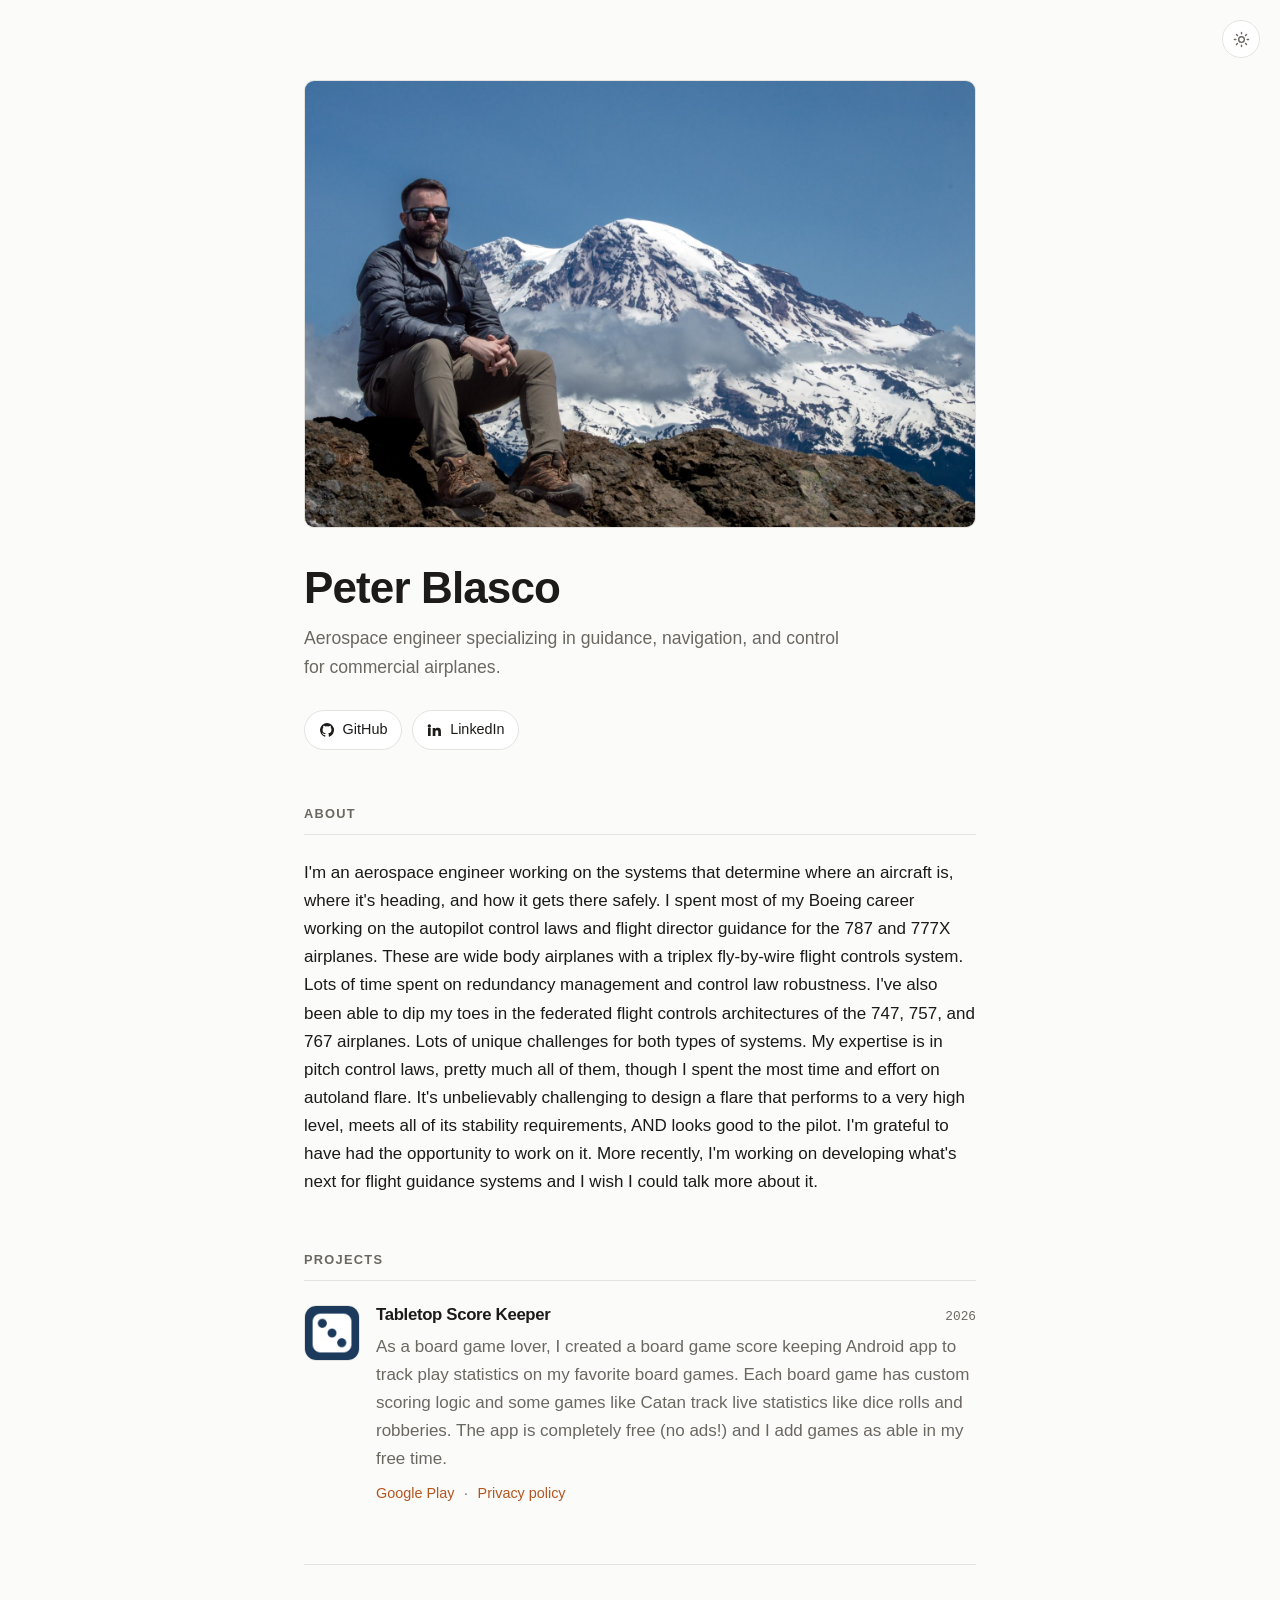
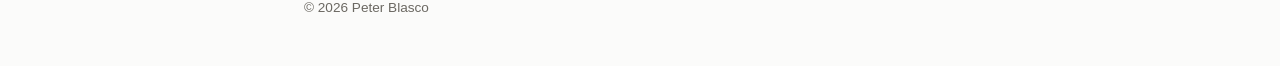
<file: index.html>
<!DOCTYPE html>
<html lang="en">
<head>
  <meta charset="UTF-8">
  <meta name="viewport" content="width=device-width, initial-scale=1.0">
  <title>Peter Blasco</title>
  <meta name="description" content="Peter Blasco — aerospace engineer working on guidance, navigation, and control for commercial airplanes.">

  <!-- Open Graph / social preview -->
  <meta property="og:title" content="Peter Blasco">
  <meta property="og:description" content="Aerospace engineer working on guidance, navigation, and control for commercial airplanes.">
  <meta property="og:type" content="website">

  <link rel="stylesheet" href="styles.css">
  <link rel="icon" href="data:image/svg+xml,<svg xmlns='http://www.w3.org/2000/svg' viewBox='0 0 100 100'><text y='.9em' font-size='90'>✈️</text></svg>">
</head>
<body>
  <button class="theme-toggle" id="themeToggle" aria-label="Toggle color theme" title="Toggle theme">
    <svg class="icon-sun" viewBox="0 0 24 24" aria-hidden="true"><circle cx="12" cy="12" r="4"/><path d="M12 2v2M12 20v2M4.9 4.9l1.4 1.4M17.7 17.7l1.4 1.4M2 12h2M20 12h2M4.9 19.1l1.4-1.4M17.7 6.3l1.4-1.4"/></svg>
    <svg class="icon-moon" viewBox="0 0 24 24" aria-hidden="true"><path d="M21 12.8A9 9 0 1111.2 3a7 7 0 009.8 9.8z"/></svg>
  </button>

  <main>
    <!-- ── Intro ─────────────────────────────────────────── -->
    <header class="intro">
      <img class="banner" src="images/profile.jpg" width="1600" height="1064"
           alt="Peter Blasco seated on a rocky outcrop with Mount Rainier rising behind him.">

      <h1>Peter Blasco</h1>
      <p class="tagline">Aerospace engineer specializing in guidance, navigation, and control for commercial airplanes.</p>

      <nav class="links" aria-label="Profiles">
        <a class="link-pill" href="https://github.com/PeterBlasco" rel="me noopener" target="_blank">
          <svg viewBox="0 0 24 24" aria-hidden="true"><path d="M12 1.5a10.5 10.5 0 00-3.32 20.47c.53.1.72-.23.72-.5v-1.8c-2.92.63-3.54-1.4-3.54-1.4-.48-1.22-1.17-1.55-1.17-1.55-.96-.65.07-.64.07-.64 1.06.08 1.61 1.09 1.61 1.09.94 1.6 2.47 1.14 3.07.87.1-.68.37-1.15.67-1.41-2.33-.27-4.78-1.17-4.78-5.19 0-1.15.41-2.09 1.09-2.82-.11-.27-.47-1.34.1-2.79 0 0 .88-.28 2.88 1.08a10 10 0 015.25 0c2-1.36 2.88-1.08 2.88-1.08.57 1.45.21 2.52.1 2.79.68.73 1.09 1.67 1.09 2.82 0 4.03-2.46 4.92-4.8 5.18.38.33.71.97.71 1.96v2.9c0 .28.19.61.73.5A10.5 10.5 0 0012 1.5z"/></svg>
          GitHub
        </a>
        <a class="link-pill" href="https://www.linkedin.com/in/peter-blasco-78541167" rel="me noopener" target="_blank">
          <svg viewBox="0 0 24 24" aria-hidden="true"><path d="M4.98 3.5a2.5 2.5 0 11-.02 5 2.5 2.5 0 01.02-5zM3 9h4v12H3zM10 9h3.8v1.65h.05c.53-.95 1.83-1.95 3.77-1.95 4.03 0 4.78 2.5 4.78 5.75V21h-4v-5.65c0-1.35-.03-3.08-2-3.08-2 0-2.3 1.46-2.3 2.98V21h-4z"/></svg>
          LinkedIn
        </a>
      </nav>
    </header>

    <!-- ── About ─────────────────────────────────────────── -->
    <section class="section" id="about">
      <h2>About</h2>
      <p>
        I'm an aerospace engineer working on the systems that determine where an aircraft
        is, where it's heading, and how it gets there safely. I spent most of my Boeing career working on the 
        autopilot control laws and flight director guidance for the 787 and 777X airplanes. These are 
        wide body airplanes with a triplex fly-by-wire flight controls system. Lots of time spent on redundancy 
        management and control law robustness. I've also been able to dip my toes in the federated flight controls
        architectures of the 747, 757, and 767 airplanes. Lots of unique challenges for both types of systems. My 
        expertise is in pitch control laws, pretty much all of them, though I spent the most time and effort on 
        autoland flare. It's unbelievably challenging to design a flare that performs to a very high level, meets 
        all of its stability requirements, AND looks good to the pilot. I'm grateful to have had the opportunity to 
        work on it. More recently, I'm working on developing what's next for flight guidance systems and I wish I 
        could talk more about it.
      </p>
    </section>

    <!-- ── Projects ──────────────────────────────────────── -->
    <section class="section" id="projects">
      <h2>Projects</h2>
      <ul class="project-list">
        <li class="project has-icon">
          <img class="project-icon" src="images/tabletop-score-keeper.png" width="56" height="56"
               alt="" loading="lazy">
          <div>
            <div class="project-head">
              <h3><a href="https://play.google.com/store/apps/details?id=com.peterblasco.tabletopscorekeeper"
                     rel="noopener" target="_blank">Tabletop Score Keeper</a></h3>
              <span class="year">2026</span>
            </div>
            <p>
              As a board game lover, I created a board game score keeping Android app to track play statistics on my favorite board games. Each board game has custom scoring logic and some games like Catan track live statistics like dice rolls and robberies. The app is completely free (no ads!) and I add games as able in my free time.
            </p>
            <p class="project-links">
              <a href="https://play.google.com/store/apps/details?id=com.peterblasco.tabletopscorekeeper"
                 rel="noopener" target="_blank">Google Play</a>
              <span aria-hidden="true">·</span>
              <a href="privacy/tabletop-score-keeper.html">Privacy policy</a>
            </p>
          </div>
        </li>
      </ul>
    </section>
  </main>

  <footer>
    <p>© <span id="year">2026</span> Peter Blasco</p>
  </footer>

  <script src="main.js"></script>
</body>
</html>
</file>
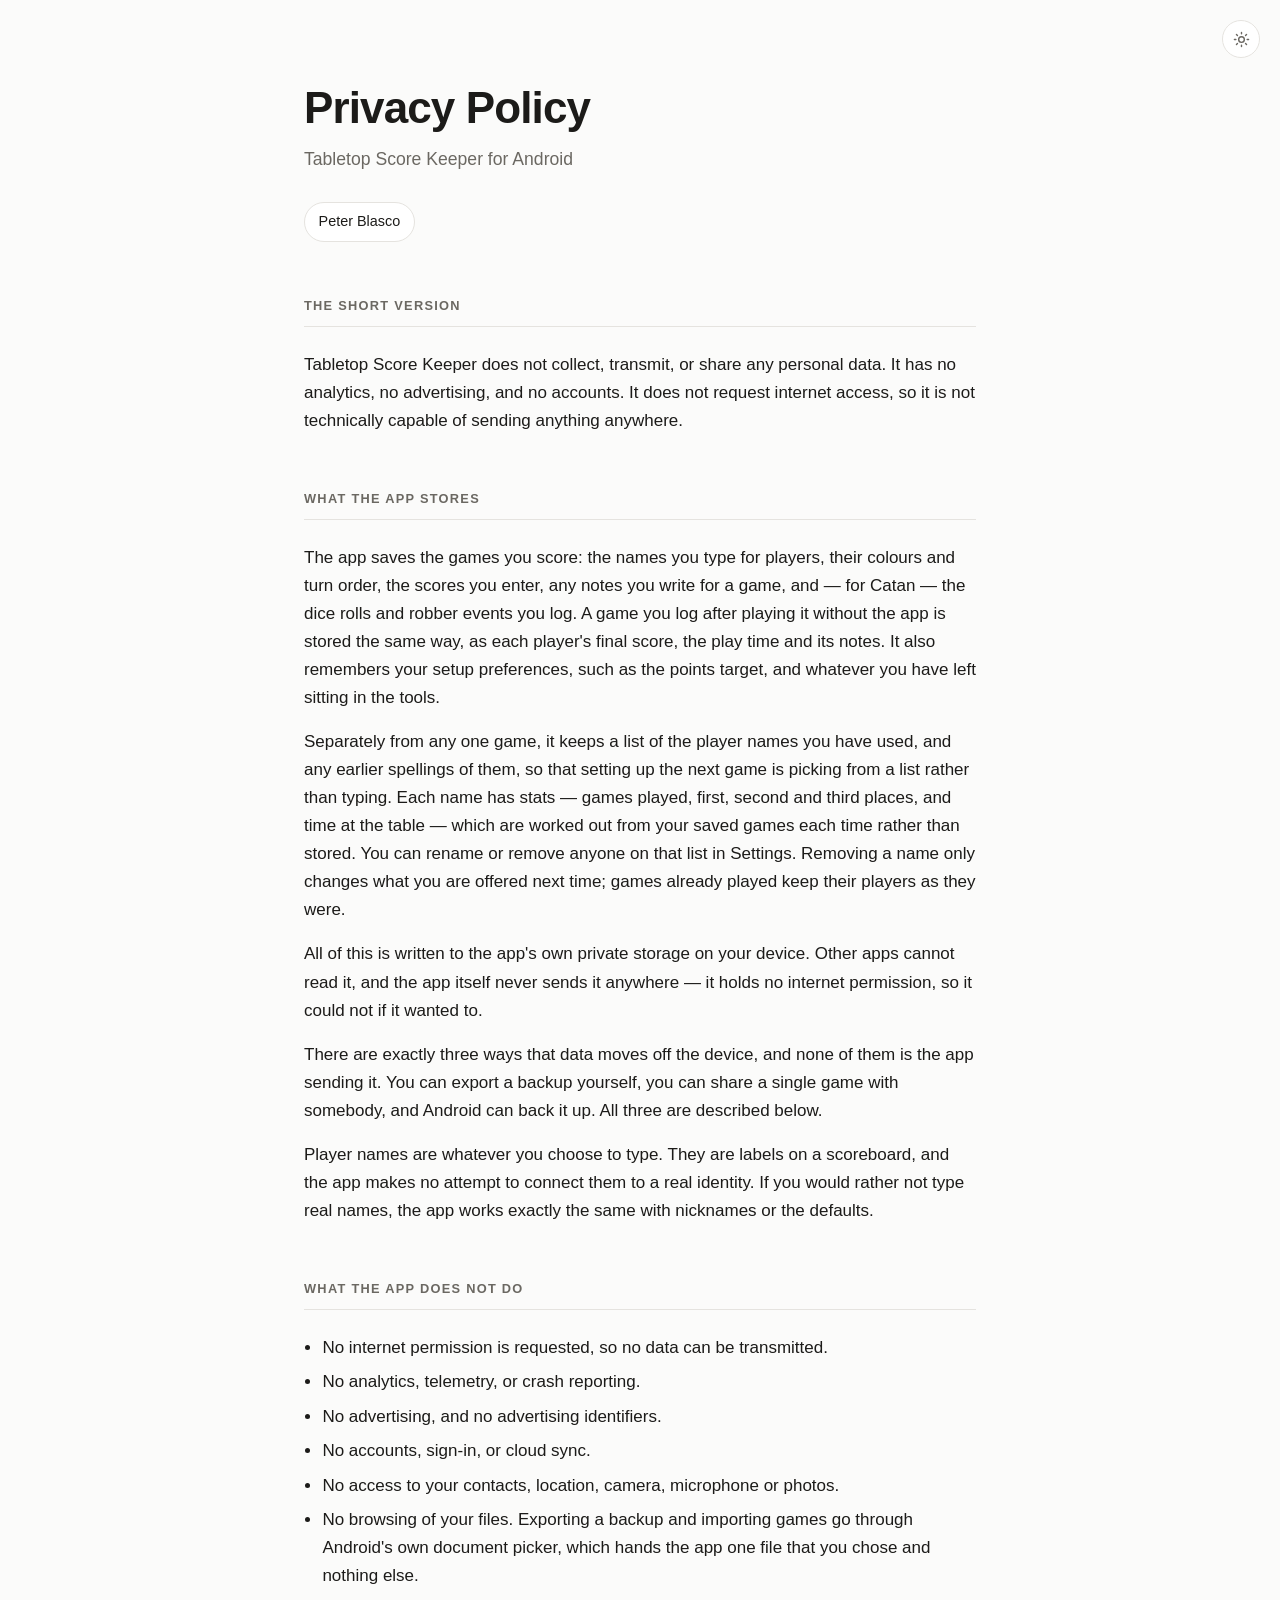
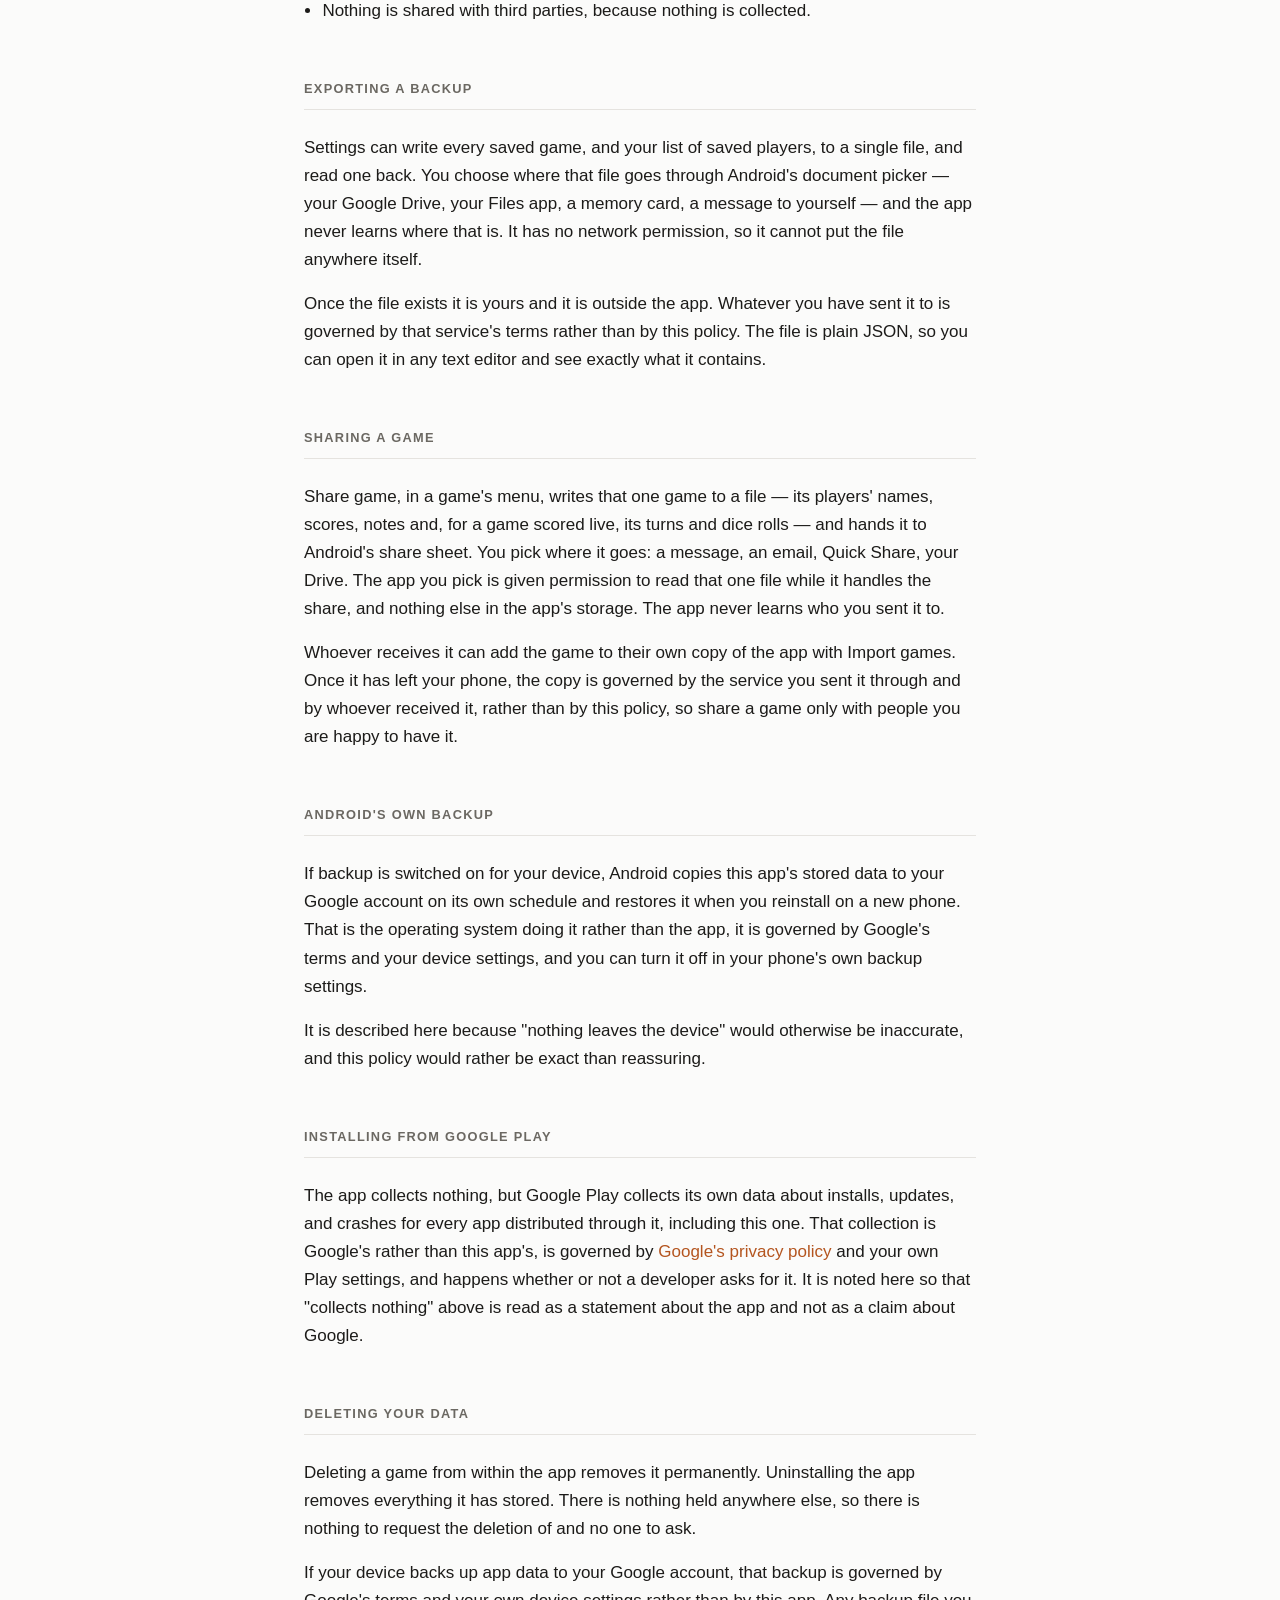
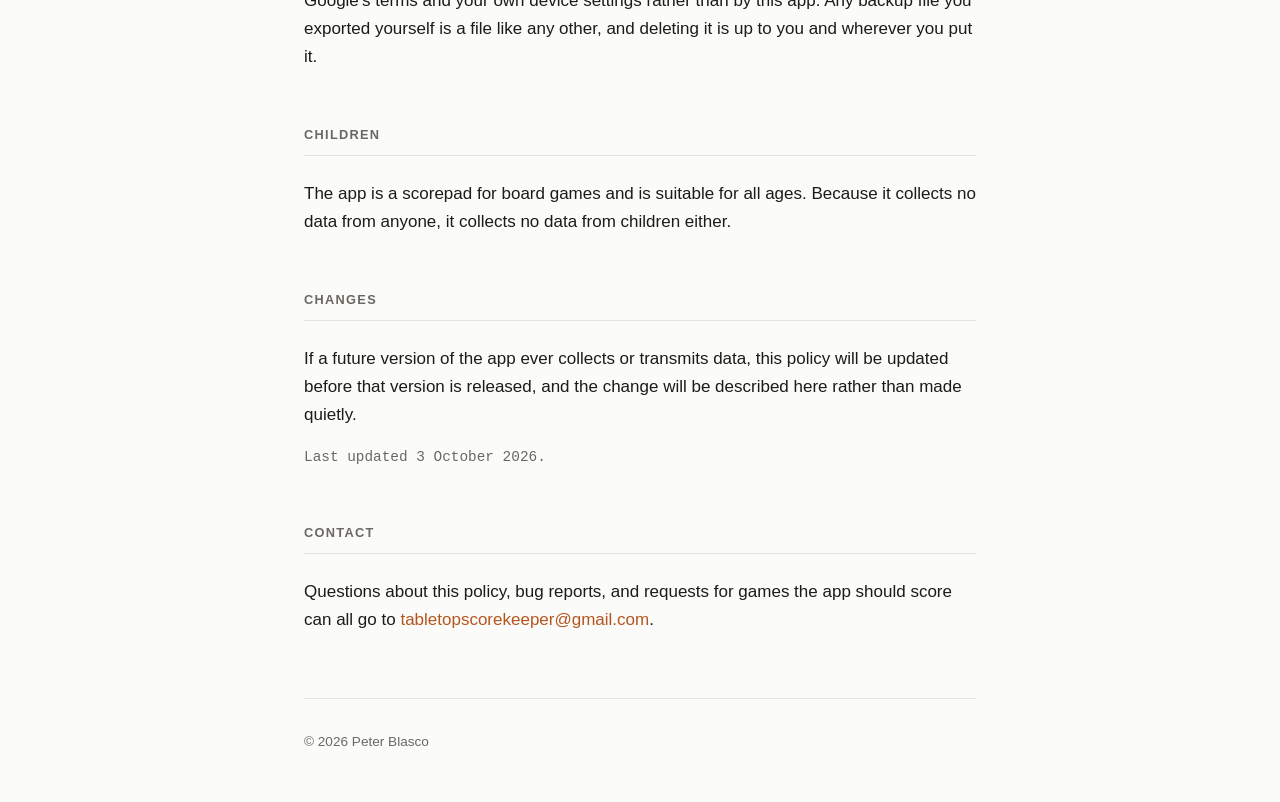
<file: privacy/tabletop-score-keeper.html>
<!DOCTYPE html>
<html lang="en">
<head>
  <meta charset="UTF-8">
  <meta name="viewport" content="width=device-width, initial-scale=1.0">
  <title>Privacy Policy — Tabletop Score Keeper</title>
  <meta name="description" content="Privacy policy for the Tabletop Score Keeper Android app. The app collects no data and has no internet access.">

  <meta property="og:title" content="Privacy Policy — Tabletop Score Keeper">
  <meta property="og:description" content="The app collects no data and has no internet access.">
  <meta property="og:type" content="website">

  <link rel="stylesheet" href="../styles.css">
  <link rel="icon" href="data:image/svg+xml,<svg xmlns='http://www.w3.org/2000/svg' viewBox='0 0 100 100'><text y='.9em' font-size='90'>🎲</text></svg>">
</head>
<body>
  <button class="theme-toggle" id="themeToggle" aria-label="Toggle color theme" title="Toggle theme">
    <svg class="icon-sun" viewBox="0 0 24 24" aria-hidden="true"><circle cx="12" cy="12" r="4"/><path d="M12 2v2M12 20v2M4.9 4.9l1.4 1.4M17.7 17.7l1.4 1.4M2 12h2M20 12h2M4.9 19.1l1.4-1.4M17.7 6.3l1.4-1.4"/></svg>
    <svg class="icon-moon" viewBox="0 0 24 24" aria-hidden="true"><path d="M21 12.8A9 9 0 1111.2 3a7 7 0 009.8 9.8z"/></svg>
  </button>

  <main>
    <header class="intro">
      <h1>Privacy Policy</h1>
      <p class="tagline">Tabletop Score Keeper for Android</p>

      <nav class="links" aria-label="Related">
        <a class="link-pill" href="../">Peter Blasco</a>
      </nav>
    </header>

    <section class="section">
      <h2>The short version</h2>
      <p>
        Tabletop Score Keeper does not collect, transmit, or share any personal data. It has no
        analytics, no advertising, and no accounts. It does not request internet access, so it is
        not technically capable of sending anything anywhere.
      </p>
    </section>

    <section class="section">
      <h2>What the app stores</h2>
      <p>
        The app saves the games you score: the names you type for players, their colours and turn
        order, the scores you enter, any notes you write for a game, and — for Catan — the dice
        rolls and robber events you log. A game you log after playing it without the app is stored
        the same way, as each player's final score, the play time and its notes. It also remembers
        your setup preferences, such as the points target, and whatever you have left sitting in the
        tools.
      </p>
      <p>
        Separately from any one game, it keeps a list of the player names you have used, and any
        earlier spellings of them, so that setting up the next game is picking from a list rather
        than typing. Each name has stats — games played, first, second and third places, and time
        at the table — which are worked out from your saved games each time rather than stored. You
        can rename or remove anyone on that list in Settings. Removing a name only changes what you
        are offered next time; games already played keep their players as they were.
      </p>
      <p>
        All of this is written to the app's own private storage on your device. Other apps cannot
        read it, and the app itself never sends it anywhere — it holds no internet permission, so
        it could not if it wanted to.
      </p>
      <p>
        There are exactly three ways that data moves off the device, and none of them is the app
        sending it. You can export a backup yourself, you can share a single game with somebody, and
        Android can back it up. All three are described below.
      </p>
      <p>
        Player names are whatever you choose to type. They are labels on a scoreboard, and the app
        makes no attempt to connect them to a real identity. If you would rather not type real
        names, the app works exactly the same with nicknames or the defaults.
      </p>
    </section>

    <section class="section">
      <h2>What the app does not do</h2>
      <ul class="prose-list">
        <li>No internet permission is requested, so no data can be transmitted.</li>
        <li>No analytics, telemetry, or crash reporting.</li>
        <li>No advertising, and no advertising identifiers.</li>
        <li>No accounts, sign-in, or cloud sync.</li>
        <li>No access to your contacts, location, camera, microphone or photos.</li>
        <li>
          No browsing of your files. Exporting a backup and importing games go through Android's
          own document picker, which hands the app one file that you chose and nothing else.
        </li>
        <li>Nothing is shared with third parties, because nothing is collected.</li>
      </ul>
    </section>

    <section class="section">
      <h2>Exporting a backup</h2>
      <p>
        Settings can write every saved game, and your list of saved players, to a single file, and
        read one back. You choose where that file goes through Android's document picker — your
        Google Drive, your Files app, a memory card, a message to yourself — and the app never
        learns where that is. It has no network permission, so it cannot put the file anywhere
        itself.
      </p>
      <p>
        Once the file exists it is yours and it is outside the app. Whatever you have sent it to is
        governed by that service's terms rather than by this policy. The file is plain JSON, so you
        can open it in any text editor and see exactly what it contains.
      </p>
    </section>

    <section class="section">
      <h2>Sharing a game</h2>
      <p>
        Share game, in a game's menu, writes that one game to a file — its players' names, scores,
        notes and, for a game scored live, its turns and dice rolls — and hands it to Android's share
        sheet. You pick where it goes: a message, an email, Quick Share, your Drive. The app you pick
        is given permission to read that one file while it handles the share, and nothing else in
        the app's storage. The app never learns who you sent it to.
      </p>
      <p>
        Whoever receives it can add the game to their own copy of the app with Import games. Once it
        has left your phone, the copy is governed by the service you sent it through and by whoever
        received it, rather than by this policy, so share a game only with people you are happy to
        have it.
      </p>
    </section>

    <section class="section">
      <h2>Android's own backup</h2>
      <p>
        If backup is switched on for your device, Android copies this app's stored data to your
        Google account on its own schedule and restores it when you reinstall on a new phone. That
        is the operating system doing it rather than the app, it is governed by Google's terms and
        your device settings, and you can turn it off in your phone's own backup settings.
      </p>
      <p>
        It is described here because "nothing leaves the device" would otherwise be inaccurate, and
        this policy would rather be exact than reassuring.
      </p>
    </section>

    <section class="section">
      <h2>Installing from Google Play</h2>
      <p>
        The app collects nothing, but Google Play collects its own data about installs, updates,
        and crashes for every app distributed through it, including this one. That collection is
        Google's rather than this app's, is governed by
        <a href="https://policies.google.com/privacy">Google's privacy policy</a> and your own Play
        settings, and happens whether or not a developer asks for it. It is noted here so that
        "collects nothing" above is read as a statement about the app and not as a claim about
        Google.
      </p>
    </section>

    <section class="section">
      <h2>Deleting your data</h2>
      <p>
        Deleting a game from within the app removes it permanently. Uninstalling the app removes
        everything it has stored. There is nothing held anywhere else, so there is nothing to
        request the deletion of and no one to ask.
      </p>
      <p>
        If your device backs up app data to your Google account, that backup is governed by
        Google's terms and your own device settings rather than by this app. Any backup file you
        exported yourself is a file like any other, and deleting it is up to you and wherever you
        put it.
      </p>
    </section>

    <section class="section">
      <h2>Children</h2>
      <p>
        The app is a scorepad for board games and is suitable for all ages. Because it collects no
        data from anyone, it collects no data from children either.
      </p>
    </section>

    <section class="section">
      <h2>Changes</h2>
      <p>
        If a future version of the app ever collects or transmits data, this policy will be
        updated before that version is released, and the change will be described here rather than
        made quietly.
      </p>
      <p class="placeholder">Last updated 3 October 2026.</p>
    </section>

    <section class="section">
      <h2>Contact</h2>
      <p>
        Questions about this policy, bug reports, and requests for games the app should score
        can all go to <a href="mailto:tabletopscorekeeper@gmail.com">tabletopscorekeeper@gmail.com</a>.
      </p>
    </section>
  </main>

  <footer>
    <p>© <span id="year">2026</span> Peter Blasco</p>
  </footer>

  <script src="../main.js"></script>
</body>
</html>
</file>
<file: styles.css>
/* ── Design tokens ─────────────────────────────────────── */
:root {
  --bg:        #fbfbfa;
  --surface:   #ffffff;
  --border:    #e5e3df;
  --text:      #1c1b19;
  --text-soft: #6b6862;
  --accent:    #b4551f;
  --accent-bg: #f5ece5;

  --radius: 10px;
  --measure: 42rem;
  --font: ui-sans-serif, -apple-system, "Segoe UI", Roboto, Helvetica, Arial, sans-serif;
  --mono: ui-monospace, "SF Mono", "Cascadia Mono", Menlo, Consolas, monospace;
}

@media (prefers-color-scheme: dark) {
  :root {
    --bg:        #161513;
    --surface:   #1e1d1a;
    --border:    #33312d;
    --text:      #edeae4;
    --text-soft: #9d988f;
    --accent:    #e08b57;
    --accent-bg: #2a231d;
  }
}

/* Explicit toggle always wins over the media query. */
:root[data-theme="light"] {
  --bg: #fbfbfa; --surface: #ffffff; --border: #e5e3df;
  --text: #1c1b19; --text-soft: #6b6862;
  --accent: #b4551f; --accent-bg: #f5ece5;
}
:root[data-theme="dark"] {
  --bg: #161513; --surface: #1e1d1a; --border: #33312d;
  --text: #edeae4; --text-soft: #9d988f;
  --accent: #e08b57; --accent-bg: #2a231d;
}

/* ── Base ──────────────────────────────────────────────── */
* { box-sizing: border-box; }

body {
  margin: 0;
  padding: 0 1.5rem;
  background: var(--bg);
  color: var(--text);
  font-family: var(--font);
  font-size: 17px;
  line-height: 1.65;
  -webkit-font-smoothing: antialiased;
}

main { max-width: var(--measure); margin: 0 auto; padding: 5rem 0 3rem; }

h1, h2, h3 { line-height: 1.25; margin: 0; font-weight: 640; letter-spacing: -0.02em; }
p { margin: 0 0 1rem; }

a { color: var(--accent); text-decoration: none; }
a:hover { text-decoration: underline; text-underline-offset: 3px; }

:focus-visible {
  outline: 2px solid var(--accent);
  outline-offset: 3px;
  border-radius: 4px;
}

/* ── Intro ─────────────────────────────────────────────── */
.intro h1 { font-size: clamp(2rem, 6vw, 2.75rem); }

/* width/height attributes on the tag reserve the aspect ratio, so the
   text below doesn't jump once the image loads. */
.banner {
  display: block;
  width: 100%;
  height: auto;
  margin-bottom: 2rem;
  border: 1px solid var(--border);
  border-radius: var(--radius);
}

.tagline {
  color: var(--text-soft);
  font-size: 1.1rem;
  margin: 0.6rem 0 1.75rem;
  max-width: 34rem;
}

.links {
  display: flex;
  flex-wrap: wrap;
  gap: 0.6rem;
}

.link-pill {
  display: inline-flex;
  align-items: center;
  gap: 0.5rem;
  padding: 0.45rem 0.85rem;
  background: var(--surface);
  border: 1px solid var(--border);
  border-radius: 999px;
  color: var(--text);
  font-size: 0.9rem;
  font-weight: 520;
  transition: border-color 0.15s, color 0.15s, transform 0.15s;
}

.link-pill:hover {
  border-color: var(--accent);
  color: var(--accent);
  text-decoration: none;
  transform: translateY(-1px);
}

.link-pill svg { width: 16px; height: 16px; fill: currentColor; flex: none; }
.link-pill svg[stroke] { fill: none; stroke: currentColor; stroke-linecap: round; stroke-linejoin: round; }

/* ── Sections ──────────────────────────────────────────── */
.section { margin-top: 3.5rem; }

.section > h2 {
  font-size: 0.8rem;
  text-transform: uppercase;
  letter-spacing: 0.1em;
  color: var(--text-soft);
  font-weight: 600;
  padding-bottom: 0.75rem;
  margin-bottom: 1.5rem;
  border-bottom: 1px solid var(--border);
}

/* Prose bullet list. Scoped to its own class because .tags is a ul too, and a bare
   ul rule would fight it. */
.prose-list {
  margin: 0 0 1rem;
  padding-left: 1.15rem;
}

.prose-list li {
  margin-bottom: 0.4rem;
}

.placeholder {
  color: var(--text-soft);
  font-family: var(--mono);
  font-size: 0.9rem;
  margin: 0;
}

/* ── Projects ──────────────────────────────────────────── */
.project-list { list-style: none; margin: 0; padding: 0; display: grid; gap: 1.75rem; }

/* An entry with an app icon puts it in a column of its own, so the text keeps one left
   edge instead of wrapping under the image. Entries without one stay plain blocks. */
.project.has-icon {
  display: grid;
  grid-template-columns: 56px minmax(0, 1fr);
  gap: 0 1rem;
  align-items: start;
}

/* Store icons are full-bleed squares — Play rounds them itself — so the corner is ours to
   add. 22% is close to the launcher's squircle; the border keeps a dark icon from
   dissolving into the dark theme. */
.project-icon {
  display: block;
  width: 56px;
  height: 56px;
  border-radius: 22%;
  border: 1px solid var(--border);
}

.project-head {
  display: flex;
  align-items: baseline;
  justify-content: space-between;
  gap: 1rem;
  margin-bottom: 0.35rem;
}

.project h3 { font-size: 1.05rem; }
.project h3 a { color: var(--text); }
.project h3 a:hover { color: var(--accent); }

.year { font-family: var(--mono); font-size: 0.8rem; color: var(--text-soft); flex: none; }

.project p { color: var(--text-soft); margin: 0 0 0.6rem; }

.project-links { font-size: 0.9rem; }
.project-links span { margin: 0 0.35rem; }

.tags { list-style: none; display: flex; flex-wrap: wrap; gap: 0.4rem; margin: 0; padding: 0; }

.tags li {
  font-family: var(--mono);
  font-size: 0.72rem;
  padding: 0.15rem 0.5rem;
  border-radius: 5px;
  background: var(--accent-bg);
  color: var(--accent);
}

/* ── Footer ────────────────────────────────────────────── */
footer {
  max-width: var(--measure);
  margin: 0 auto;
  padding: 2rem 0 3rem;
  border-top: 1px solid var(--border);
  color: var(--text-soft);
  font-size: 0.85rem;
}
footer p { margin: 0; }

/* ── Theme toggle ──────────────────────────────────────── */
.theme-toggle {
  position: fixed;
  top: 1.25rem;
  right: 1.25rem;
  width: 38px;
  height: 38px;
  display: grid;
  place-items: center;
  background: var(--surface);
  border: 1px solid var(--border);
  border-radius: 50%;
  color: var(--text-soft);
  cursor: pointer;
  transition: color 0.15s, border-color 0.15s;
}
.theme-toggle:hover { color: var(--accent); border-color: var(--accent); }

.theme-toggle svg {
  width: 17px; height: 17px;
  fill: none; stroke: currentColor; stroke-width: 2;
  stroke-linecap: round; stroke-linejoin: round;
}

/* Show exactly one icon: the one for the theme you'd switch *to*. */
.icon-moon { display: none; }
@media (prefers-color-scheme: dark) {
  .icon-sun { display: none; }
  .icon-moon { display: block; }
}
:root[data-theme="light"] .icon-sun  { display: block; }
:root[data-theme="light"] .icon-moon { display: none; }
:root[data-theme="dark"]  .icon-sun  { display: none; }
:root[data-theme="dark"]  .icon-moon { display: block; }

@media (prefers-reduced-motion: reduce) {
  * { transition: none !important; }
}
</file>
